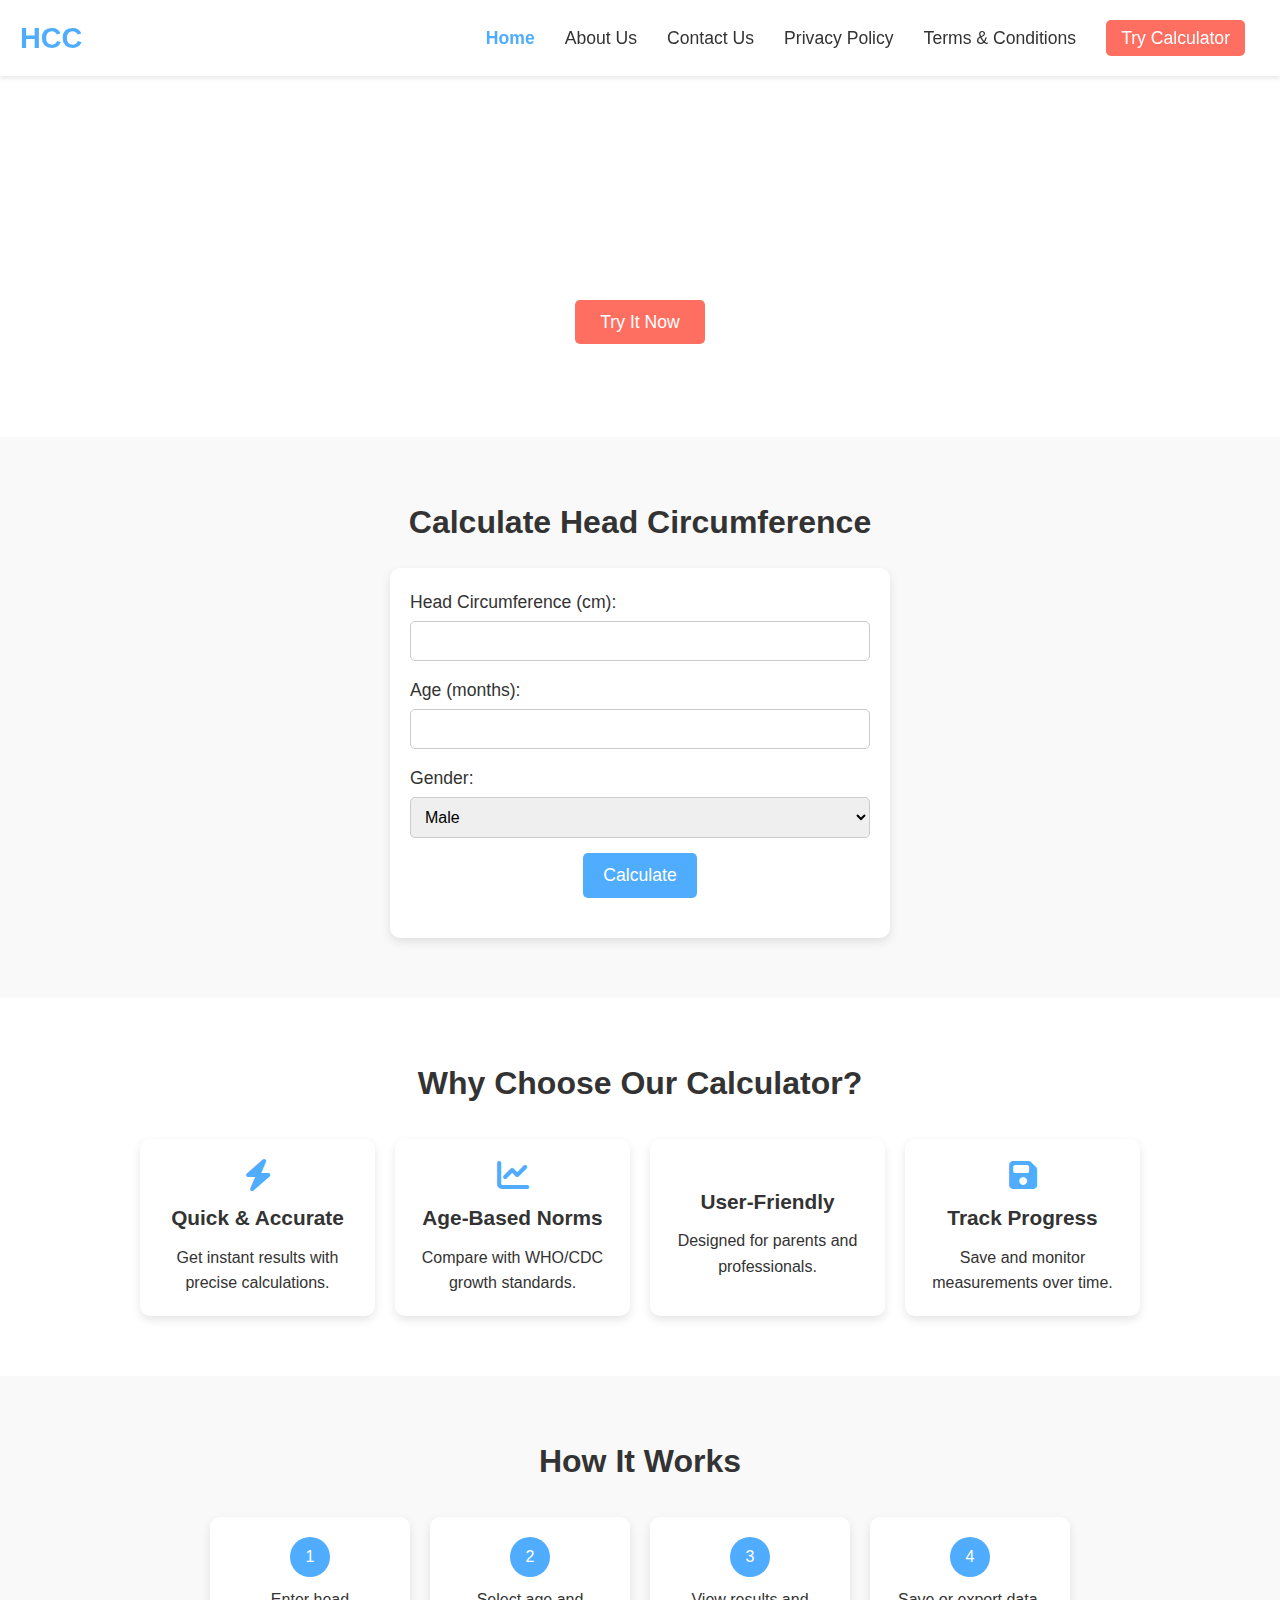
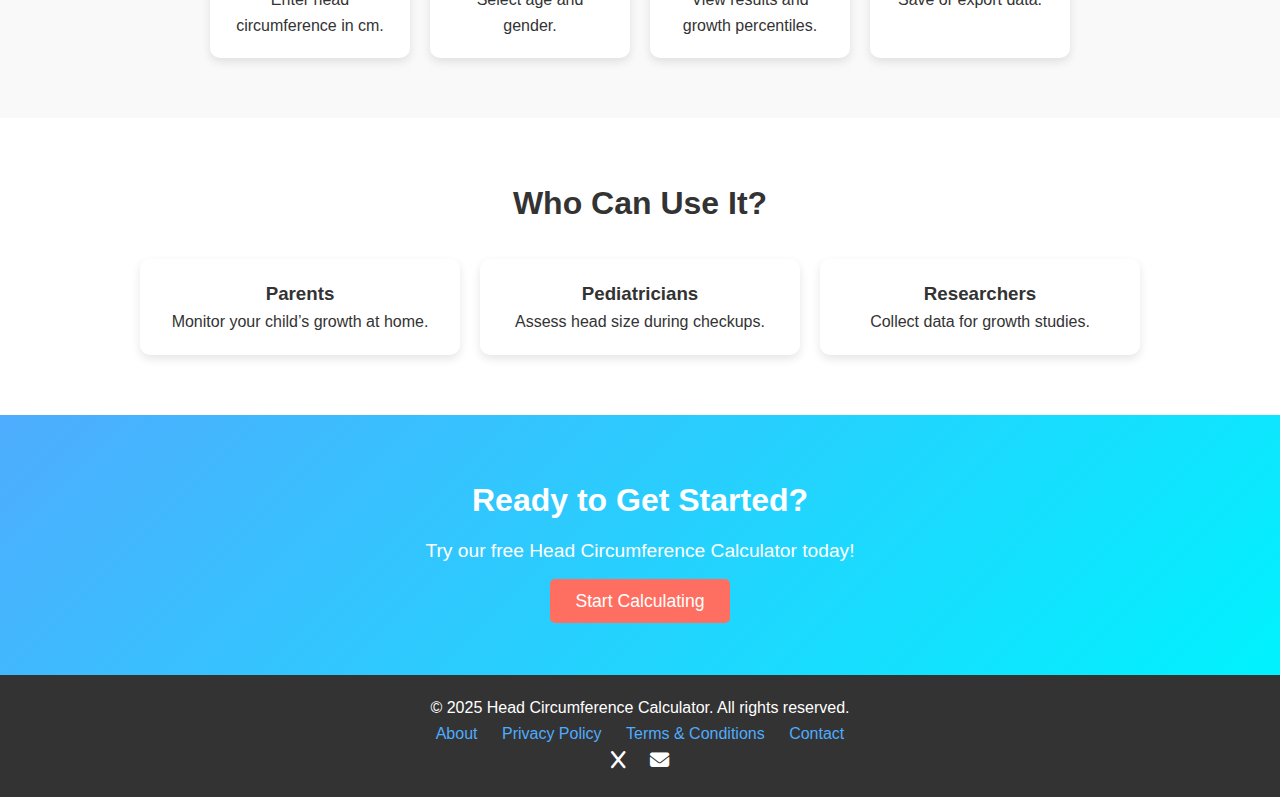
<file: index.html>
<!DOCTYPE html>
<html lang="en">
<head>
    <meta charset="UTF-8">
    <meta name="viewport" content="width=device-width, initial-scale=1.0">
    <title>Head Circumference Calculator</title>
    <link rel="stylesheet" href="styles.css">
    <link rel="stylesheet" href="https://cdnjs.cloudflare.com/ajax/libs/font-awesome/6.4.0/css/all.min.css">
</head>
<body>
    <!-- Navigation Menu -->
    <nav class="navbar">
        <div class="logo">
            <h2>HCC</h2>
        </div>
        <ul class="nav-links">
            <li><a href="index.html" class="active">Home</a></li>
            <li><a href="about.html">About Us</a></li>
            <li><a href="contact.html">Contact Us</a></li>
            <li><a href="privacy.html">Privacy Policy</a></li>
            <li><a href="terms.html">Terms & Conditions</a></li>
            <li><a href="#calculator" class="cta-button">Try Calculator</a></li>
        </ul>
        <div class="menu-toggle">
            <i class="fas fa-bars"></i>
        </div>
    </nav>

    <!-- Hero Section -->
    <header class="hero">
        <div class="hero-content">
            <h1>Head Circumference Calculator</h1>
            <p>Measure and track head size with ease for health and growth monitoring.</p>
            <a href="#calculator" class="cta-button">Try It Now</a>
        </div>
    </header>

    <!-- Calculator Section -->
    <section id="calculator" class="calculator-section">
        <h2>Calculate Head Circumference</h2>
        <div class="calculator-container">
            <form id="calc-form">
                <div class="form-group">
                    <label for="measurement">Head Circumference (cm):</label>
                    <input type="number" id="measurement" step="0.1" required>
                </div>
                <div class="form-group">
                    <label for="age">Age (months):</label>
                    <input type="number" id="age" min="0" max="36" required>
                </div>
                <div class="form-group">
                    <label for="gender">Gender:</label>
                    <select id="gender" required>
                        <option value="male">Male</option>
                        <option value="female">Female</option>
                    </select>
                </div>
                <button type="submit" class="calc-button">Calculate</button>
            </form>
            <div id="result" class="result"></div>
        </div>
    </section>

    <!-- Features Section -->
    <section class="features-section">
        <h2>Why Choose Our Calculator?</h2>
        <div class="features-grid">
            <div class="feature-card">
                <i class="fas fa-bolt"></i>
                <h3>Quick & Accurate</h3>
                <p>Get instant results with precise calculations.</p>
            </div>
            <div class="feature-card">
                <i class="fas fa-chart-line"></i>
                <h3>Age-Based Norms</h3>
                <p>Compare with WHO/CDC growth standards.</p>
            </div>
            <div class="feature-card">
                <i class="fas fa-user-friendly"></i>
                <h3>User-Friendly</h3>
                <p>Designed for parents and professionals.</p>
            </div>
            <div class="feature-card">
                <i class="fas fa-save"></i>
                <h3>Track Progress</h3>
                <p>Save and monitor measurements over time.</p>
            </div>
        </div>
    </section>

    <!-- How It Works Section -->
    <section class="how-it-works-section">
        <h2>How It Works</h2>
        <div class="steps">
            <div class="step">
                <span>1</span>
                <p>Enter head circumference in cm.</p>
            </div>
            <div class="step">
                <span>2</span>
                <p>Select age and gender.</p>
            </div>
            <div class="step">
                <span>3</span>
                <p>View results and growth percentiles.</p>
            </div>
            <div class="step">
                <span>4</span>
                <p>Save or export data.</p>
            </div>
        </div>
    </section>

    <!-- Use Cases Section -->
    <section class="use-cases-section">
        <h2>Who Can Use It?</h2>
        <div class="use-cases-grid">
            <div class="use-case">
                <h3>Parents</h3>
                <p>Monitor your child’s growth at home.</p>
            </div>
            <div class="use-case">
                <h3>Pediatricians</h3>
                <p>Assess head size during checkups.</p>
            </div>
            <div class="use-case">
                <h3>Researchers</h3>
                <p>Collect data for growth studies.</p>
            </div>
        </div>
    </section>

    <!-- CTA Section -->
    <section class="cta-section">
        <h2>Ready to Get Started?</h2>
        <p>Try our free Head Circumference Calculator today!</p>
        <a href="#calculator" class="cta-button">Start Calculating</a>
    </section>

    <!-- Footer -->
    <footer class="footer">
        <p>© 2025 Head Circumference Calculator. All rights reserved.</p>
        <div class="footer-links">
            <a href="about.html">About</a>
            <a href="privacy.html">Privacy Policy</a>
            <a href="terms.html">Terms & Conditions</a>
            <a href="contact.html">Contact</a>
        </div>
        <div class="social-icons">
            <a href="#"><i class="fab fa-x"></i></a>
            <a href="#"><i class="fas fa-envelope"></i></a>
        </div>
    </footer>

    <script src="script.js"></script>
</body>
</html>
</file>
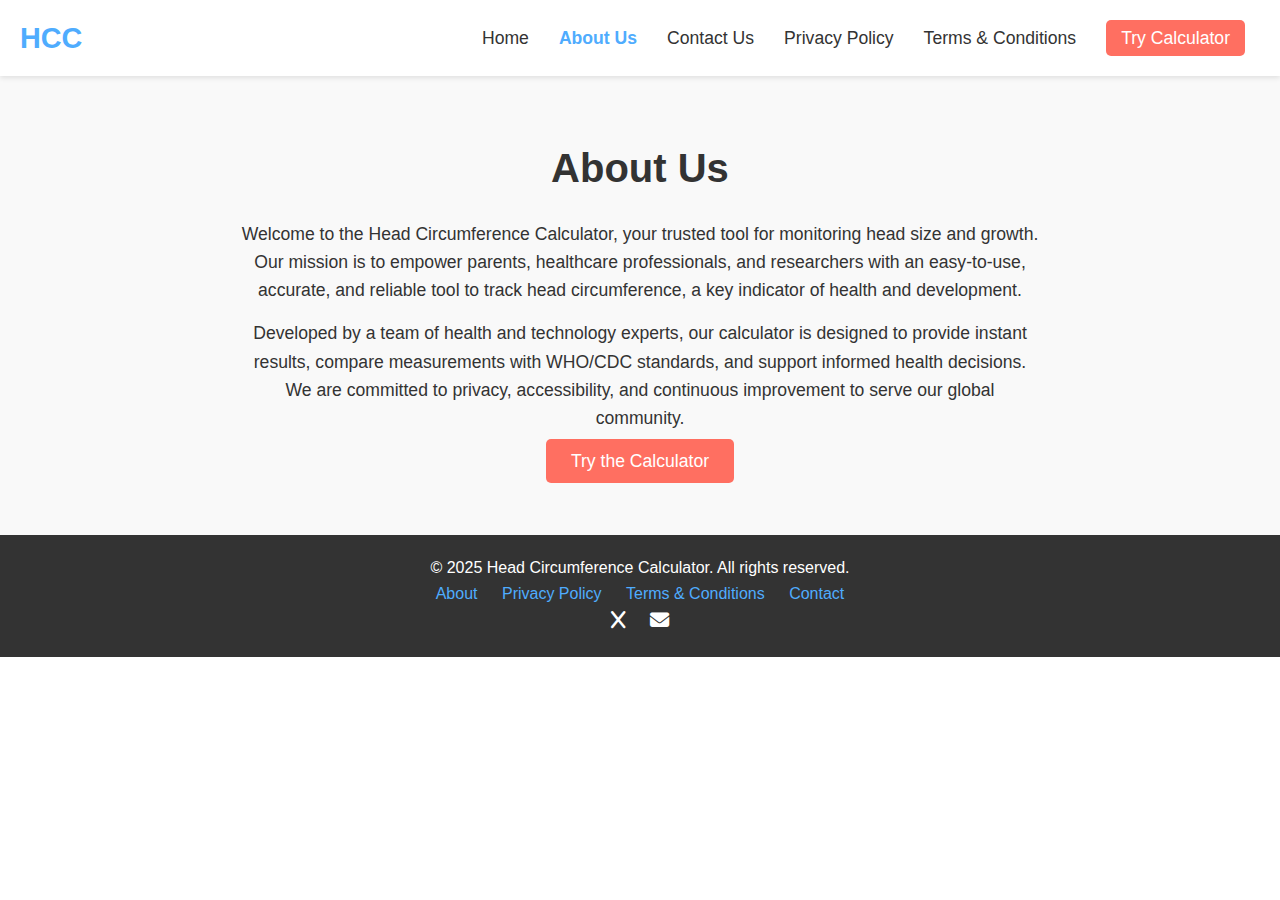
<file: about.html>
<!DOCTYPE html>
<html lang="en">
<head>
    <meta charset="UTF-8">
    <meta name="viewport" content="width=device-width, initial-scale=1.0">
    <title>About Us - Head Circumference Calculator</title>
    <meta name="description" content="Learn about the Head Circumference Calculator, a tool designed to help parents and professionals monitor head growth with accuracy and ease.">
    <link rel="stylesheet" href="styles.css">
    <link rel="stylesheet" href="https://cdnjs.cloudflare.com/ajax/libs/font-awesome/6.4.0/css/all.min.css">
</head>
<body>
    <!-- Navigation Menu -->
    <nav class="navbar">
        <div class="logo">
            <h2>HCC</h2>
        </div>
        <ul class="nav-links">
            <li><a href="index.html">Home</a></li>
            <li><a href="about.html" class="active">About Us</a></li>
            <li><a href="contact.html">Contact Us</a></li>
            <li><a href="privacy.html">Privacy Policy</a></li>
            <li><a href="terms.html">Terms & Conditions</a></li>
            <li><a href="index.html#calculator" class="cta-button">Try Calculator</a></li>
        </ul>
        <div class="menu-toggle">
            <i class="fas fa-bars"></i>
        </div>
    </nav>

    <!-- About Us Section -->
    <section class="about-section">
        <h1>About Us</h1>
        <div class="about-content">
            <p>Welcome to the Head Circumference Calculator, your trusted tool for monitoring head size and growth. Our mission is to empower parents, healthcare professionals, and researchers with an easy-to-use, accurate, and reliable tool to track head circumference, a key indicator of health and development.</p>
            <p>Developed by a team of health and technology experts, our calculator is designed to provide instant results, compare measurements with WHO/CDC standards, and support informed health decisions. We are committed to privacy, accessibility, and continuous improvement to serve our global community.</p>
            <a href="index.html#calculator" class="cta-button">Try the Calculator</a>
        </div>
    </section>

    <!-- Footer -->
    <footer class="footer">
        <p>© 2025 Head Circumference Calculator. All rights reserved.</p>
        <div class="footer-links">
            <a href="about.html">About</a>
            <a href="privacy.html">Privacy Policy</a>
            <a href="terms.html">Terms & Conditions</a>
            <a href="contact.html">Contact</a>
        </div>
        <div class="social-icons">
            <a href="#"><i class="fab fa-x"></i></a>
            <a href="#"><i class="fas fa-envelope"></i></a>
        </div>
    </footer>

    <script src="script.js"></script>
</body>
</html>
</file>
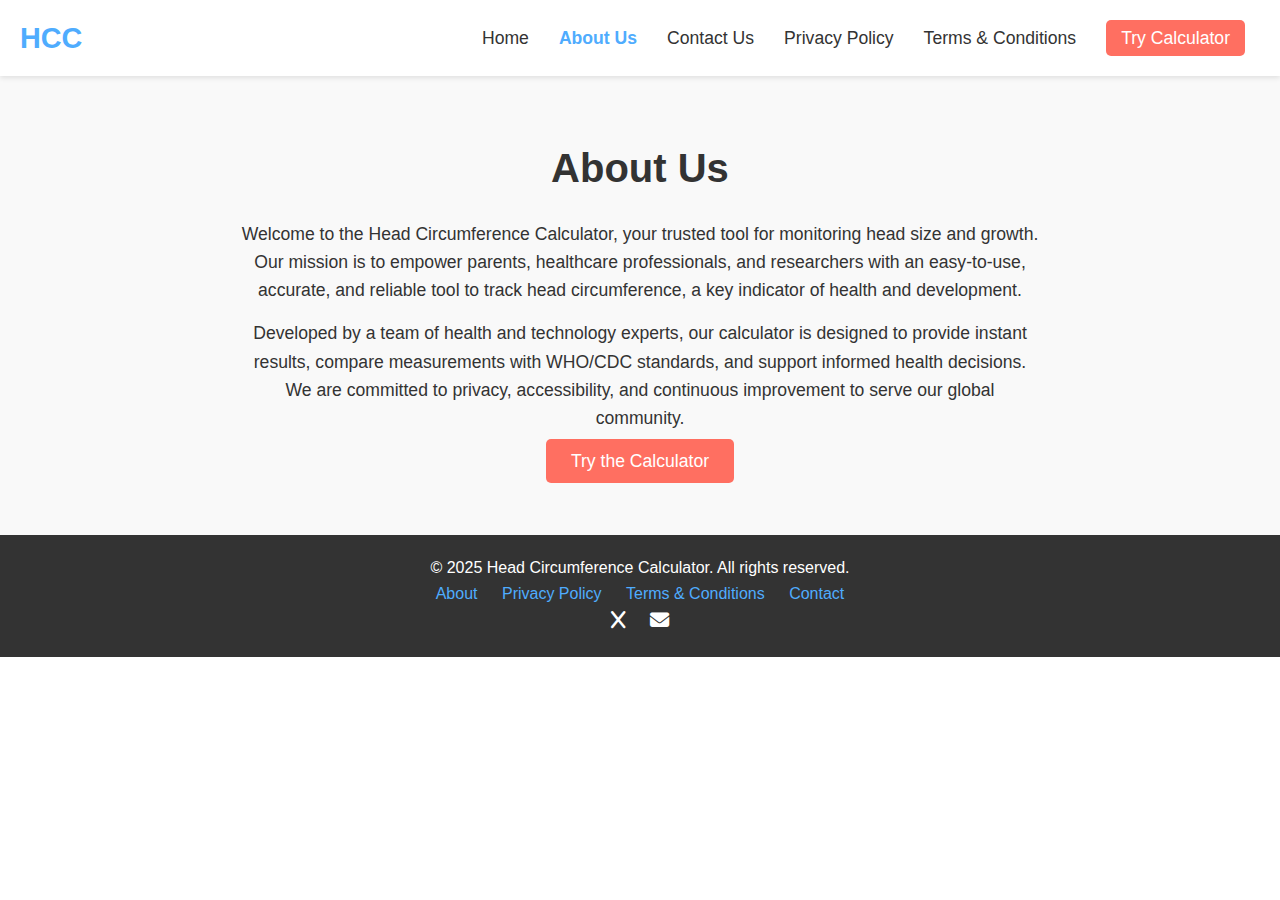
<file: aboutus.html>
<!DOCTYPE html>
<html lang="en">
<head>
    <meta charset="UTF-8">
    <meta name="viewport" content="width=device-width, initial-scale=1.0">
    <title>About Us - Head Circumference Calculator</title>
    <link rel="stylesheet" href="styles.css">
    <link rel="stylesheet" href="https://cdnjs.cloudflare.com/ajax/libs/font-awesome/6.4.0/css/all.min.css">
</head>
<body>
    <!-- Navigation Menu -->
    <nav class="navbar">
        <div class="logo">
            <h2>HCC</h2>
        </div>
        <ul class="nav-links">
            <li><a href="index.html">Home</a></li>
            <li><a href="about.html" class="active">About Us</a></li>
            <li><a href="contact.html">Contact Us</a></li>
            <li><a href="privacy.html">Privacy Policy</a></li>
            <li><a href="terms.html">Terms & Conditions</a></li>
            <li><a href="index.html#calculator" class="cta-button">Try Calculator</a></li>
        </ul>
        <div class="menu-toggle">
            <i class="fas fa-bars"></i>
        </div>
    </nav>

    <!-- About Us Section -->
    <section class="about-section">
        <h1>About Us</h1>
        <div class="about-content">
            <p>Welcome to the Head Circumference Calculator, your trusted tool for monitoring head size and growth. Our mission is to empower parents, healthcare professionals, and researchers with an easy-to-use, accurate, and reliable tool to track head circumference, a key indicator of health and development.</p>
            <p>Developed by a team of health and technology experts, our calculator is designed to provide instant results, compare measurements with WHO/CDC standards, and support informed health decisions. We are committed to privacy, accessibility, and continuous improvement to serve our global community.</p>
            <a href="index.html#calculator" class="cta-button">Try the Calculator</a>
        </div>
    </section>

    <!-- Footer -->
    <footer class="footer">
        <p>© 2025 Head Circumference Calculator. All rights reserved.</p>
        <div class="footer-links">
            <a href="about.html">About</a>
            <a href="privacy.html">Privacy Policy</a>
            <a href="terms.html">Terms & Conditions</a>
            <a href="contact.html">Contact</a>
        </div>
        <div class="social-icons">
            <a href="#"><i class="fab fa-x"></i></a>
            <a href="#"><i class="fas fa-envelope"></i></a>
        </div>
    </footer>

    <script src="script.js"></script>
</body>
</html>
</file>
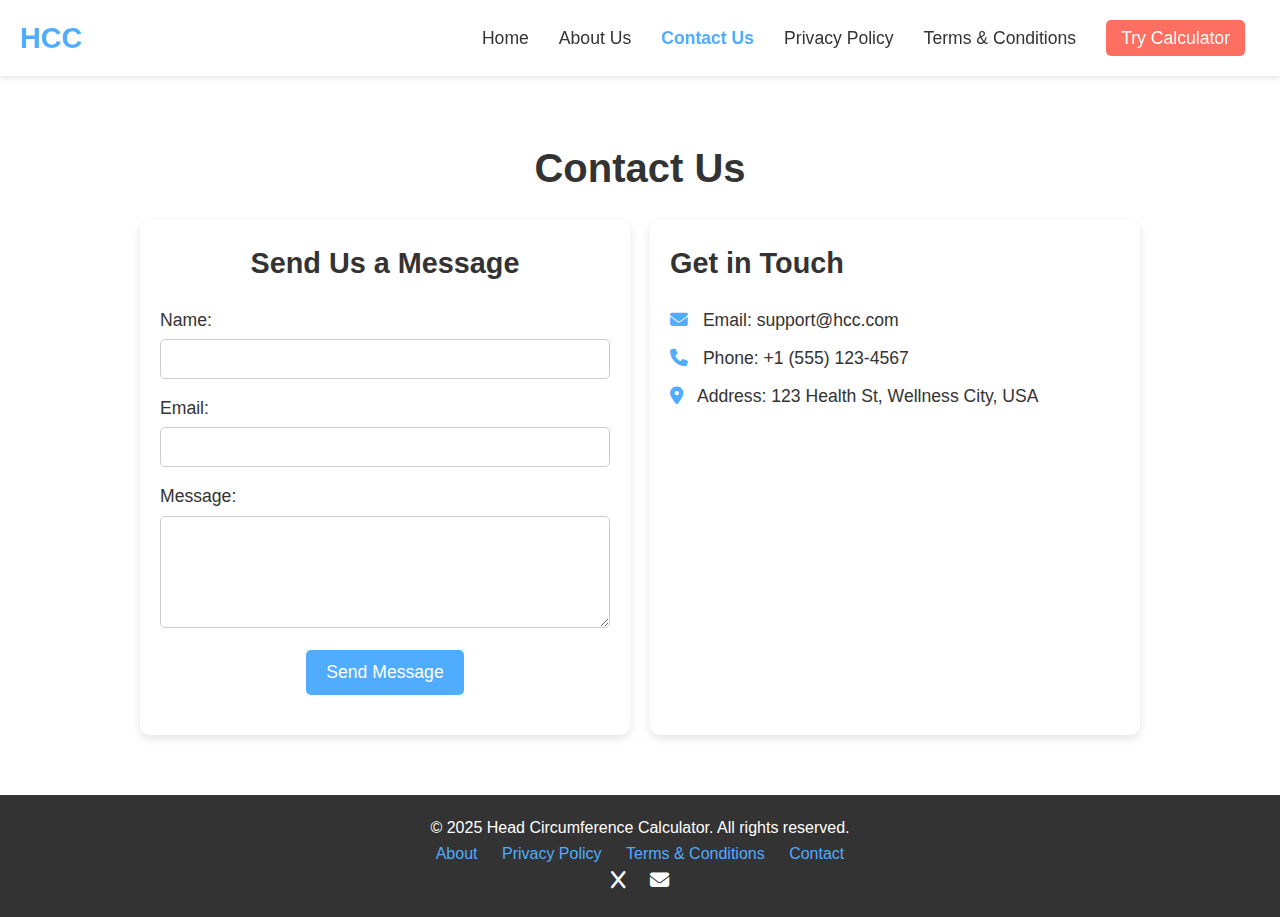
<file: contact.html>
<!DOCTYPE html>
<html lang="en">
<head>
    <meta charset="UTF-8">
    <meta name="viewport" content="width=device-width, initial-scale=1.0">
    <title>Contact Us - Head Circumference Calculator</title>
    <link rel="stylesheet" href="styles.css">
    <link rel="stylesheet" href="https://cdnjs.cloudflare.com/ajax/libs/font-awesome/6.4.0/css/all.min.css">
</head>
<body>
    <!-- Navigation Menu -->
    <nav class="navbar">
        <div class="logo">
            <h2>HCC</h2>
        </div>
        <ul class="nav-links">
            <li><a href="index.html">Home</a></li>
            <li><a href="about.html">About Us</a></li>
            <li><a href="contact.html" class="active">Contact Us</a></li>
            <li><a href="privacy.html">Privacy Policy</a></li>
            <li><a href="terms.html">Terms & Conditions</a></li>
            <li><a href="index.html#calculator" class="cta-button">Try Calculator</a></li>
        </ul>
        <div class="menu-toggle">
            <i class="fas fa-bars"></i>
        </div>
    </nav>

    <!-- Contact Us Section -->
    <section class="contact-section">
        <h1>Contact Us</h1>
        <div class="contact-content">
            <div class="contact-form">
                <h2>Send Us a Message</h2>
                <form id="contact-form">
                    <div class="form-group">
                        <label for="name">Name:</label>
                        <input type="text" id="name" required>
                    </div>
                    <div class="form-group">
                        <label for="email">Email:</label>
                        <input type="email" id="email" required>
                    </div>
                    <div class="form-group">
                        <label for="message">Message:</label>
                        <textarea id="message" rows="5" required></textarea>
                    </div>
                    <button type="submit" class="calc-button">Send Message</button>
                </form>
                <div id="contact-result" class="result"></div>
            </div>
            <div class="contact-info">
                <h2>Get in Touch</h2>
                <p><i class="fas fa-envelope"></i> Email: support@hcc.com</p>
                <p><i class="fas fa-phone"></i> Phone: +1 (555) 123-4567</p>
                <p><i class="fas fa-map-marker-alt"></i> Address: 123 Health St, Wellness City, USA</p>
            </div>
        </div>
    </section>

    <!-- Footer -->
    <footer class="footer">
        <p>© 2025 Head Circumference Calculator. All rights reserved.</p>
        <div class="footer-links">
            <a href="about.html">About</a>
            <a href="privacy.html">Privacy Policy</a>
            <a href="terms.html">Terms & Conditions</a>
            <a href="contact.html">Contact</a>
        </div>
        <div class="social-icons">
            <a href="#"><i class="fab fa-x"></i></a>
            <a href="#"><i class="fas fa-envelope"></i></a>
        </div>
    </footer>

    <script src="script.js"></script>
</body>
</html>
</file>
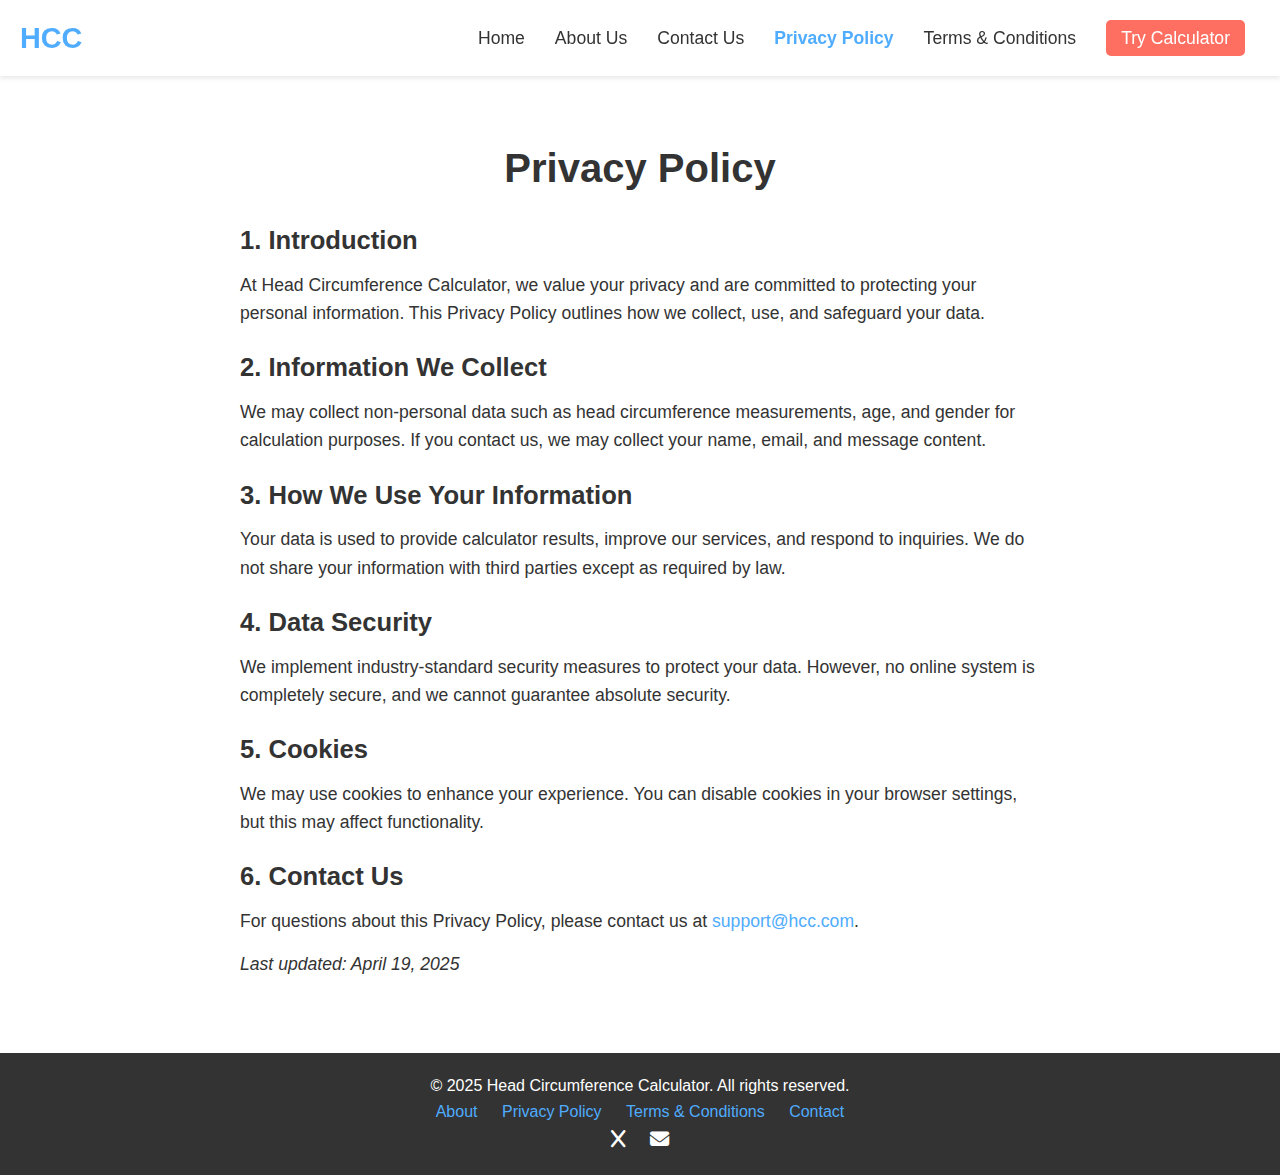
<file: privacy.html>
<!DOCTYPE html>
<html lang="en">
<head>
    <meta charset="UTF-8">
    <meta name="viewport" content="width=device-width, initial-scale=1.0">
    <title>Privacy Policy - Head Circumference Calculator</title>
    <link rel="stylesheet" href="styles.css">
    <link rel="stylesheet" href="https://cdnjs.cloudflare.com/ajax/libs/font-awesome/6.4.0/css/all.min.css">
</head>
<body>
    <!-- Navigation Menu -->
    <nav class="navbar">
        <div class="logo">
            <h2>HCC</h2>
        </div>
        <ul class="nav-links">
            <li><a href="index.html">Home</a></li>
            <li><a href="about.html">About Us</a></li>
            <li><a href="contact.html">Contact Us</a></li>
            <li><a href="privacy.html" class="active">Privacy Policy</a></li>
            <li><a href="terms.html">Terms & Conditions</a></li>
            <li><a href="index.html#calculator" class="cta-button">Try Calculator</a></li>
        </ul>
        <div class="menu-toggle">
            <i class="fas fa-bars"></i>
        </div>
    </nav>

    <!-- Privacy Policy Section -->
    <section class="policy-section">
        <h1>Privacy Policy</h1>
        <div class="policy-content">
            <h2>1. Introduction</h2>
            <p>At Head Circumference Calculator, we value your privacy and are committed to protecting your personal information. This Privacy Policy outlines how we collect, use, and safeguard your data.</p>

            <h2>2. Information We Collect</h2>
            <p>We may collect non-personal data such as head circumference measurements, age, and gender for calculation purposes. If you contact us, we may collect your name, email, and message content.</p>

            <h2>3. How We Use Your Information</h2>
            <p>Your data is used to provide calculator results, improve our services, and respond to inquiries. We do not share your information with third parties except as required by law.</p>

            <h2>4. Data Security</h2>
            <p>We implement industry-standard security measures to protect your data. However, no online system is completely secure, and we cannot guarantee absolute security.</p>

            <h2>5. Cookies</h2>
            <p>We may use cookies to enhance your experience. You can disable cookies in your browser settings, but this may affect functionality.</p>

            <h2>6. Contact Us</h2>
            <p>For questions about this Privacy Policy, please contact us at <a href="mailto:support@hcc.com">support@hcc.com</a>.</p>

            <p><em>Last updated: April 19, 2025</em></p>
        </div>
    </section>

    <!-- Footer -->
    <footer class="footer">
        <p>© 2025 Head Circumference Calculator. All rights reserved.</p>
        <div class="footer-links">
            <a href="about.html">About</a>
            <a href="privacy.html">Privacy Policy</a>
            <a href="terms.html">Terms & Conditions</a>
            <a href="contact.html">Contact</a>
        </div>
        <div class="social-icons">
            <a href="#"><i class="fab fa-x"></i></a>
            <a href="#"><i class="fas fa-envelope"></i></a>
        </div>
    </footer>

    <script src="script.js"></script>
</body>
</html>
</file>
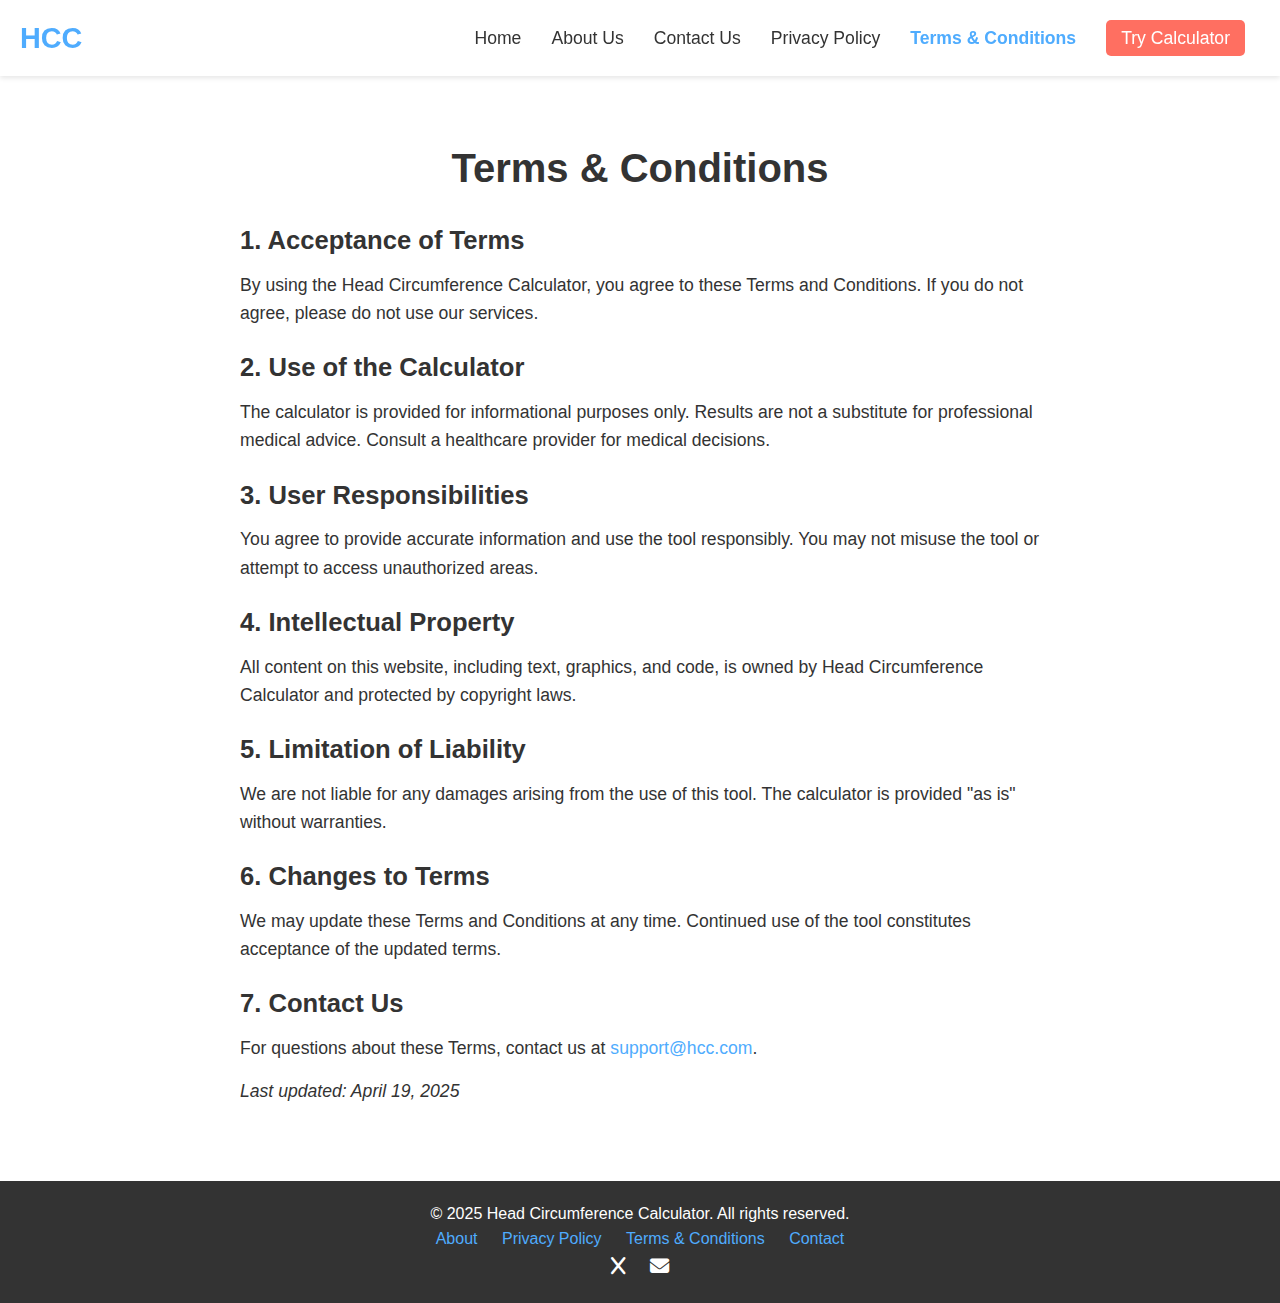
<file: terms.html>
<!DOCTYPE html>
<html lang="en">
<head>
    <meta charset="UTF-8">
    <meta name="viewport" content="width=device-width, initial-scale=1.0">
    <title>Terms & Conditions - Head Circumference Calculator</title>
    <link rel="stylesheet" href="styles.css">
    <link rel="stylesheet" href="https://cdnjs.cloudflare.com/ajax/libs/font-awesome/6.4.0/css/all.min.css">
</head>
<body>
    <!-- Navigation Menu -->
    <nav class="navbar">
        <div class="logo">
            <h2>HCC</h2>
        </div>
        <ul class="nav-links">
            <li><a href="index.html">Home</a></li>
            <li><a href="about.html">About Us</a></li>
            <li><a href="contact.html">Contact Us</a></li>
            <li><a href="privacy.html">Privacy Policy</a></li>
            <li><a href="terms.html" class="active">Terms & Conditions</a></li>
            <li><a href="index.html#calculator" class="cta-button">Try Calculator</a></li>
        </ul>
        <div class="menu-toggle">
            <i class="fas fa-bars"></i>
        </div>
    </nav>

    <!-- Terms and Conditions Section -->
    <section class="policy-section">
        <h1>Terms & Conditions</h1>
        <div class="policy-content">
            <h2>1. Acceptance of Terms</h2>
            <p>By using the Head Circumference Calculator, you agree to these Terms and Conditions. If you do not agree, please do not use our services.</p>

            <h2>2. Use of the Calculator</h2>
            <p>The calculator is provided for informational purposes only. Results are not a substitute for professional medical advice. Consult a healthcare provider for medical decisions.</p>

            <h2>3. User Responsibilities</h2>
            <p>You agree to provide accurate information and use the tool responsibly. You may not misuse the tool or attempt to access unauthorized areas.</p>

            <h2>4. Intellectual Property</h2>
            <p>All content on this website, including text, graphics, and code, is owned by Head Circumference Calculator and protected by copyright laws.</p>

            <h2>5. Limitation of Liability</h2>
            <p>We are not liable for any damages arising from the use of this tool. The calculator is provided "as is" without warranties.</p>

            <h2>6. Changes to Terms</h2>
            <p>We may update these Terms and Conditions at any time. Continued use of the tool constitutes acceptance of the updated terms.</p>

            <h2>7. Contact Us</h2>
            <p>For questions about these Terms, contact us at <a href="mailto:support@hcc.com">support@hcc.com</a>.</p>

            <p><em>Last updated: April 19, 2025</em></p>
        </div>
    </section>

    <!-- Footer -->
    <footer class="footer">
        <p>© 2025 Head Circumference Calculator. All rights reserved.</p>
        <div class="footer-links">
            <a href="about.html">About</a>
            <a href="privacy.html">Privacy Policy</a>
            <a href="terms.html">Terms & Conditions</a>
            <a href="contact.html">Contact</a>
        </div>
        <div class="social-icons">
            <a href="#"><i class="fab fa-x"></i></a>
            <a href="#"><i class="fas fa-envelope"></i></a>
        </div>
    </footer>

    <script src="script.js"></script>
</body>
</html>
</file>
<file: styles.css>
* {
    margin: 0;
    padding: 0;
    box-sizing: border-box;
    font-family: 'Arial', sans-serif;
}

body {
    line-height: 1.6;
    color: #333;
}

/* Navigation Menu */
.navbar {
    background: #fff;
    box-shadow: 0 2px 5px rgba(0, 0, 0, 0.1);
    padding: 15px 20px;
    display: flex;
    justify-content: space-between;
    align-items: center;
    position: sticky;
    top: 0;
    z-index: 1000;
}

.logo h2 {
    font-size: 1.8em;
    color: #4facfe;
}

.nav-links {
    list-style: none;
    display: flex;
    align-items: center;
}

.nav-links li {
    margin: 0 15px;
}

.nav-links a {
    text-decoration: none;
    color: #333;
    font-size: 1.1em;
    transition: color 0.3s;
}

.nav-links a:hover {
    color: #4facfe;
}

.nav-links a.active {
    color: #4facfe;
    font-weight: bold;
}

.nav-links .cta-button {
    background: #ff6f61;
    color: #fff;
    padding: 8px 15px;
    border-radius: 5px;
}

.nav-links .cta-button:hover {
    background: #e55a50;
    color: #fff;
}

.menu-toggle {
    display: none;
    font-size: 1.5em;
    cursor: pointer;
}

/* Hero Section */
.hero {
    background: linear-gradient(135deg, #4推, #4facfe, #00f2fe);
    color: #fff;
    text-align: center;
    padding: 100px 20px;
    animation: fadeIn 1s ease-in;
}

.hero-content h1 {
    font-size: 2.8em;
    margin-bottom: 10px;
}

.hero-content p {
    font-size: 1.2em;
    margin-bottom: 20px;
}

.cta-button {
    background: #ff6f61;
    color: #fff;
    padding: 12px 25px;
    text-decoration: none;
    border-radius: 5px;
    font-size: 1.1em;
    transition: background 0.3s;
}

.cta-button:hover {
    background: #e55a50;
}

/* Calculator Section */
.calculator-section {
    padding: 60px 20px;
    text-align: center;
    background: #f9f9f9;
}

.calculator-section h2 {
    font-size: 2em;
    margin-bottom: 20px;
}

.calculator-container {
    max-width: 500px;
    margin: 0 auto;
    background: #fff;
    padding: 20px;
    border-radius: 10px;
    box-shadow: 0 4px 10px rgba(0, 0, 0, 0.1);
}

.form-group {
    margin-bottom: 15px;
    text-align: left;
}

.form-group label {
    display: block;
    font-size: 1.1em;
    margin-bottom: 5px;
}

.form-group input,
.form-group select,
.form-group textarea {
    width: 100%;
    padding: 10px;
    font-size: 1em;
    border: 1px solid #ccc;
    border-radius: 5px;
}

.calc-button {
    background: #4facfe;
    color: #fff;
    padding: 12px 20px;
    border: none;
    border-radius: 5px;
    font-size: 1.1em;
    cursor: pointer;
    transition: background 0.3s;
}

.calc-button:hover {
    background: #3b8de3;
}

.result {
    margin-top: 20px;
    font-size: 1.1em;
    color: #333;
}

/* Features Section */
.features-section {
    padding: 60px 20px;
    text-align: center;
}

.features-section h2 {
    font-size: 2em;
    margin-bottom: 30px;
}

.features-grid {
    display: grid;
    grid-template-columns: repeat(auto-fit, minmax(200px, 1fr));
    gap: 20px;
    max-width: 1000px;
    margin: 0 auto;
}

.feature-card {
    background: #fff;
    padding: 20px;
    border-radius: 10px;
    box-shadow: 0 4px 10px rgba(0, 0, 0, 0.1);
    transition: transform 0.3s;
}

.feature-card:hover {
    transform: translateY(-5px);
}

.feature-card i {
    font-size: 2em;
    color: #4facfe;
    margin-bottom: 10px;
}

.feature-card h3 {
    font-size: 1.3em;
    margin-bottom: 10px;
}

/* How It Works Section */
.how-it-works-section {
    padding: 60px 20px;
    background: #f9f9f9;
    text-align: center;
}

.how-it-works-section h2 {
    font-size: 2em;
    margin-bottom: 30px;
}

.steps {
    display: flex;
    flex-wrap: wrap;
    justify-content: center;
    gap: 20px;
    max-width: 1000px;
    margin: 0 auto;
}

.step {
    background: #fff;
    padding: 20px;
    border-radius: 10px;
    box-shadow: 0 4px 10px rgba(0, 0, 0, 0.1);
    width: 200px;
    text-align: center;
}

.step span {
    display: inline-block;
    background: #4facfe;
    color: #fff;
    width: 40px;
    height: 40px;
    line-height: 40px;
    border-radius: 50%;
    margin-bottom: 10px;
}

/* Use Cases Section */
.use-cases-section {
    padding: 60px 20px;
    text-align: center;
}

.use-cases-section h2 {
    font-size: 2em;
    margin-bottom: 30px;
}

.use-cases-grid {
    display: grid;
    grid-template-columns: repeat(auto-fit, minmax(200px, 1fr));
    gap: 20px;
    max-width: 1000px;
    margin: 0 auto;
}

.use-case {
    padding: 20px;
    background: #fff;
    border-radius: 10px;
    box-shadow: 0 4px 10px rgba(0, 0, 0, 0.1);
    transition: transform 0.3s;
}

.use-case:hover {
    transform: translateY(-5px);
}

/* CTA Section */
.cta-section {
    padding: 60px 20px;
    text-align: center;
    background: linear-gradient(135deg, #4facfe, #00f2fe);
    color: #fff;
}

.cta-section h2 {
    font-size: 2em;
    margin-bottom: 10px;
}

.cta-section p {
    font-size: 1.2em;
    margin-bottom: 20px;
}

/* About Section */
.about-section {
    padding: 60px 20px;
    text-align: center;
    background: #f9f9f9;
}

.about-section h1 {
    font-size: 2.5em;
    margin-bottom: 20px;
}

.about-content {
    max-width: 800px;
    margin: 0 auto;
}

.about-content p {
    font-size: 1.1em;
    margin-bottom: 15px;
}

/* Contact Section */
.contact-section {
    padding: 60px 20px;
    text-align: center;
}

.contact-section h1 {
    font-size: 2.5em;
    margin-bottom: 20px;
}

.contact-content {
    max-width: 1000px;
    margin: 0 auto;
    display: flex;
    flex-wrap: wrap;
    gap: 20px;
    justify-content: center;
}

.contact-form {
    flex: 1;
    min-width: 300px;
    background: #fff;
    padding: 20px;
    border-radius: 10px;
    box-shadow: 0 4px 10px rgba(0, 0, 0, 0.1);
}

.contact-form h2 {
    font-size: 1.8em;
    margin-bottom: 20px;
}

.contact-info {
    flex: 1;
    min-width: 300px;
    background: #fff;
    padding: 20px;
    border-radius: 10px;
    box-shadow: 0 4px 10px rgba(0, 0, 0, 0.1);
    text-align: left;
}

.contact-info h2 {
    font-size: 1.8em;
    margin-bottom: 20px;
}

.contact-info p {
    font-size: 1.1em;
    margin-bottom: 10px;
}

.contact-info i {
    color: #4facfe;
    margin-right: 10px;
}

/* Policy Sections (Privacy & Terms) */
.policy-section {
    padding: 60px 20px;
    text-align: left;
}

.policy-section h1 {
    font-size: 2.5em;
    margin-bottom: 20px;
    text-align: center;
}

.policy-content {
    max-width: 800px;
    margin: 0 auto;
}

.policy-content h2 {
    font-size: 1.6em;
    margin: 20px 0 10px;
}

.policy-content p {
    font-size: 1.1em;
    margin-bottom: 15px;
}

.policy-content a {
    color: #4facfe;
    text-decoration: none;
}

.policy-content a:hover {
    text-decoration: underline;
}

/* Footer */
.footer {
    padding: 20px;
    background: #333;
    color: #fff;
    text-align: center;
}

.footer-links a {
    color: #4facfe;
    text-decoration: none;
    margin: 0 10px;
}

.social-icons a {
    color: #fff;
    margin: 0 10px;
    font-size: 1.2em;
}

/* Animations */
@keyframes fadeIn {
    from { opacity: 0; }
    to { opacity: 1; }
}

/* Responsive Design */
@media (max-width: 768px) {
    .navbar {
        flex-wrap: wrap;
    }

    .nav-links {
        display: none;
        width: 100%;
        flex-direction: column;
        text-align: center;
    }

    .nav-links.active {
        display: flex;
    }

    .nav-links li {
        margin: 10px 0;
    }

    .menu-toggle {
        display: block;
    }

    .hero-content h1 {
        font-size: 2em;
    }

    .hero-content p {
        font-size: 1em;
    }

    .features-grid, .use-cases-grid {
        grid-template-columns: 1fr;
    }

    .steps {
        flex-direction: column;
        align-items: center;
    }

    .contact-content {
        flex-direction: column;
    }
}
</file>
